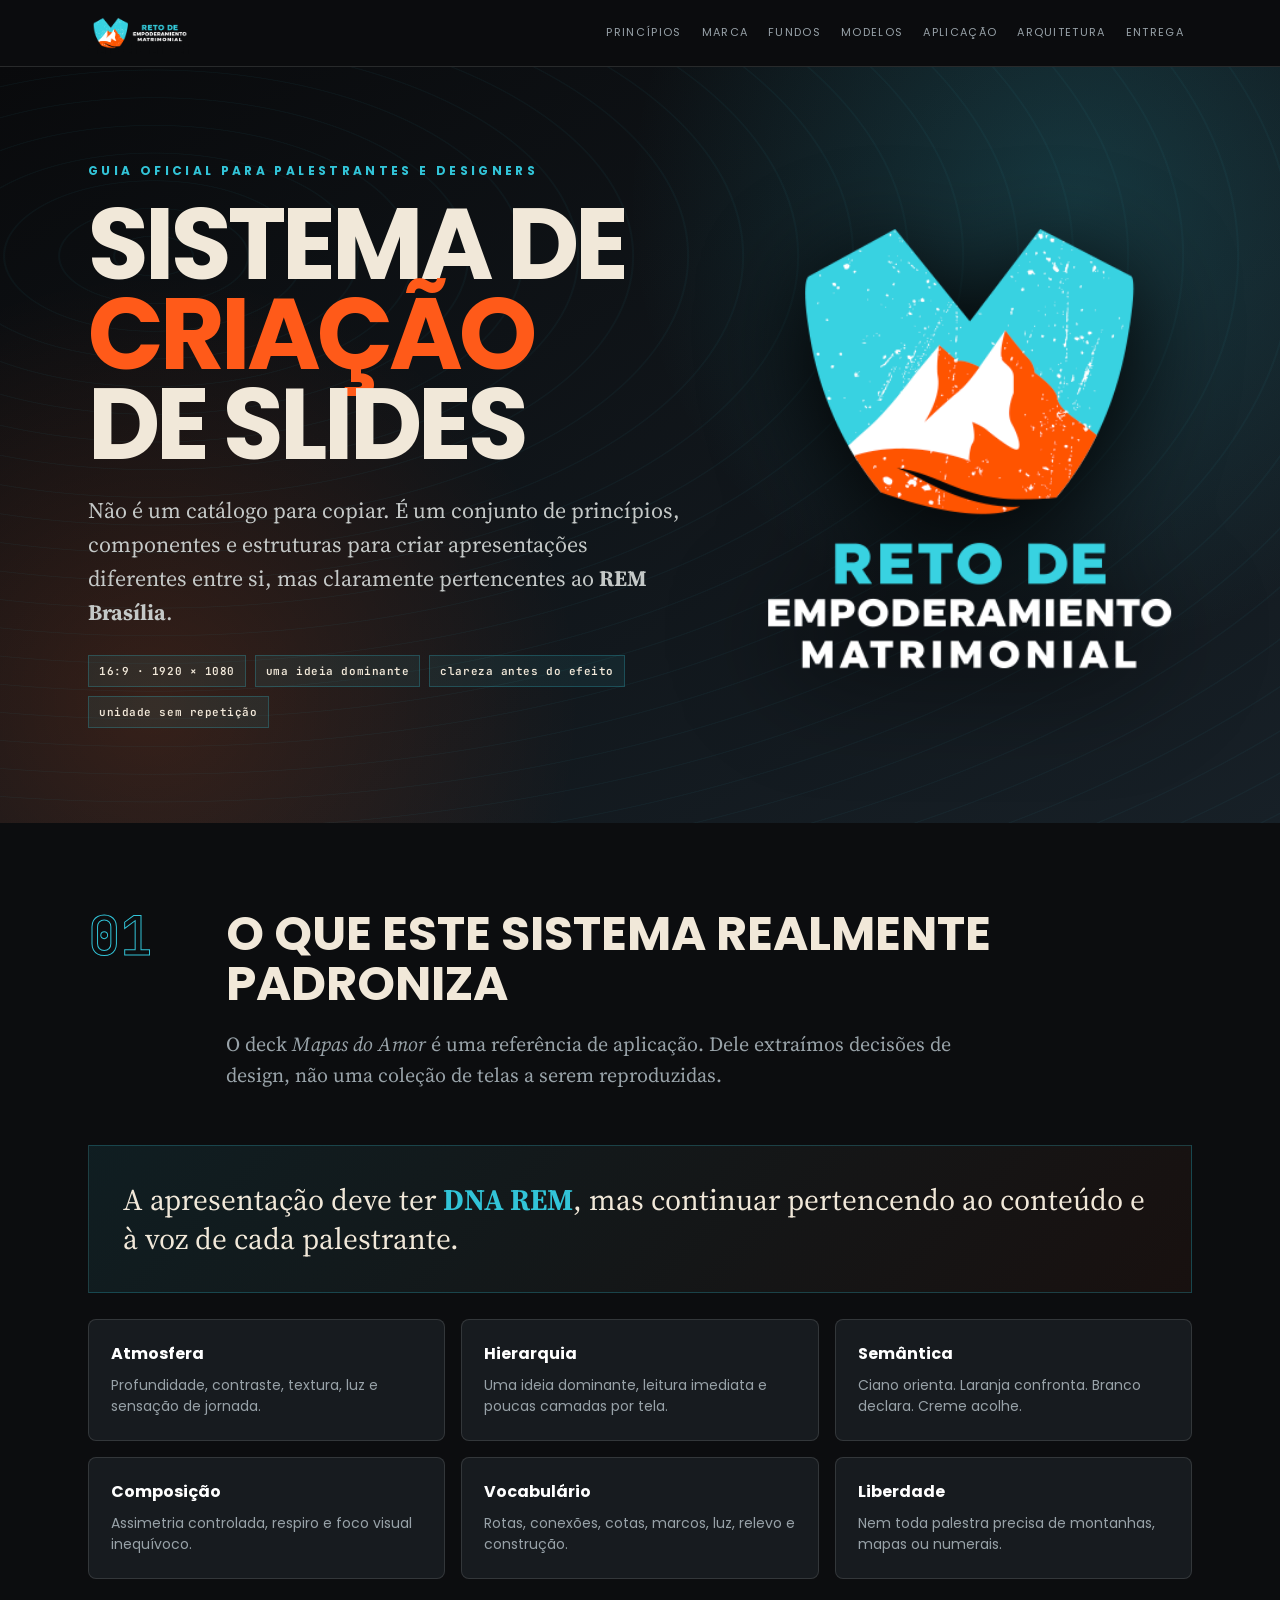
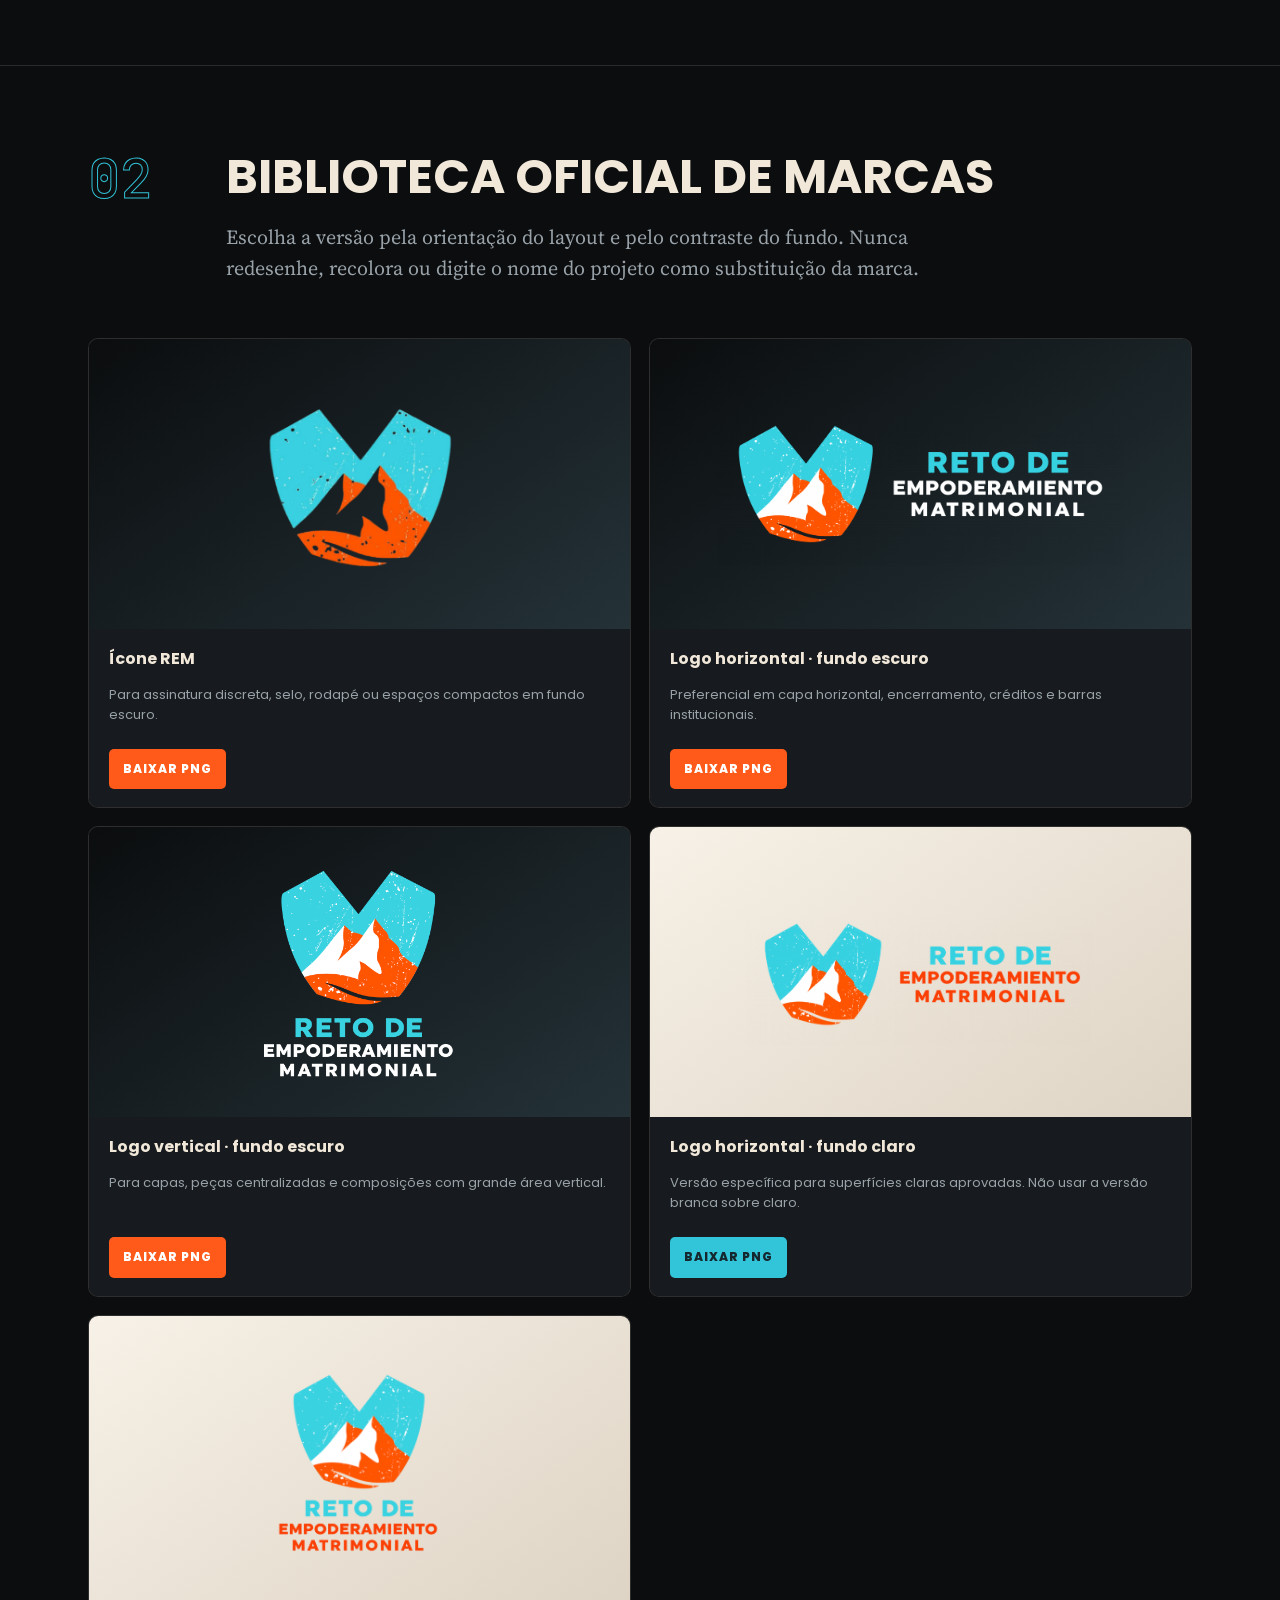
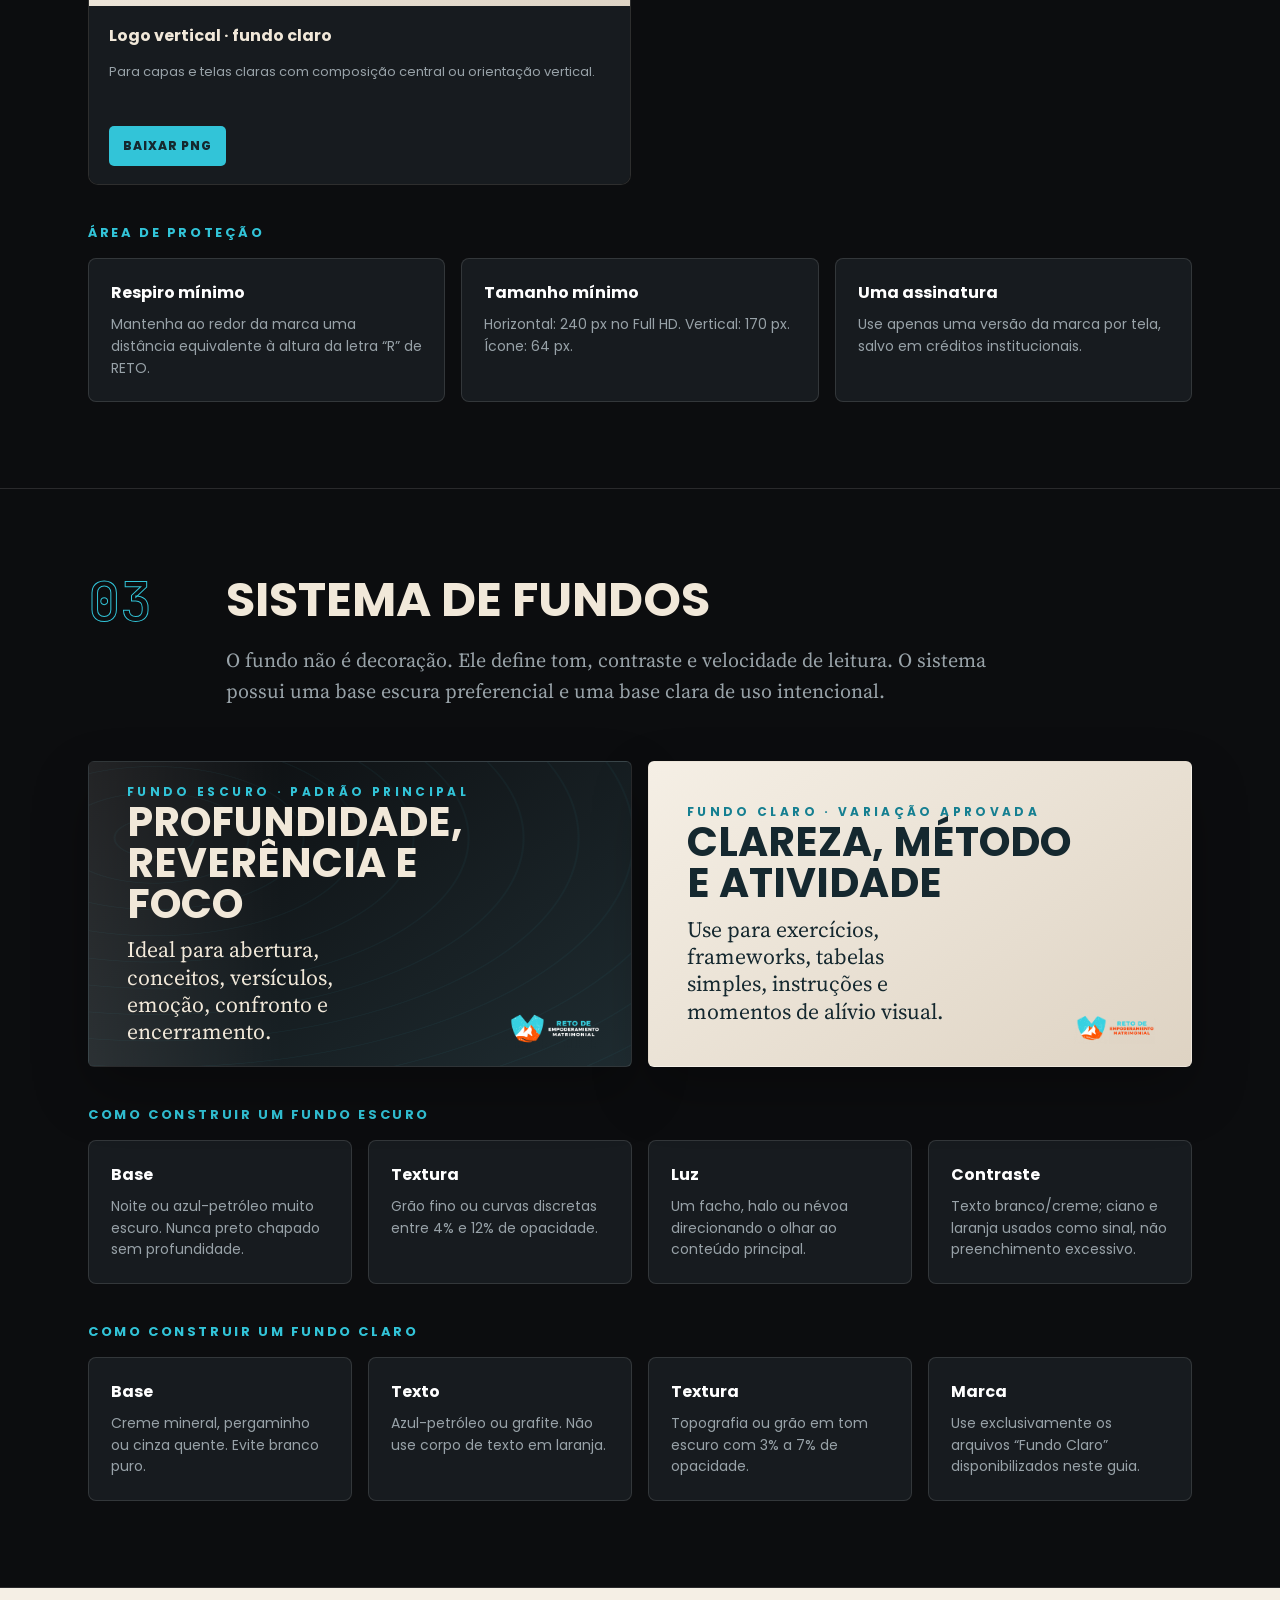
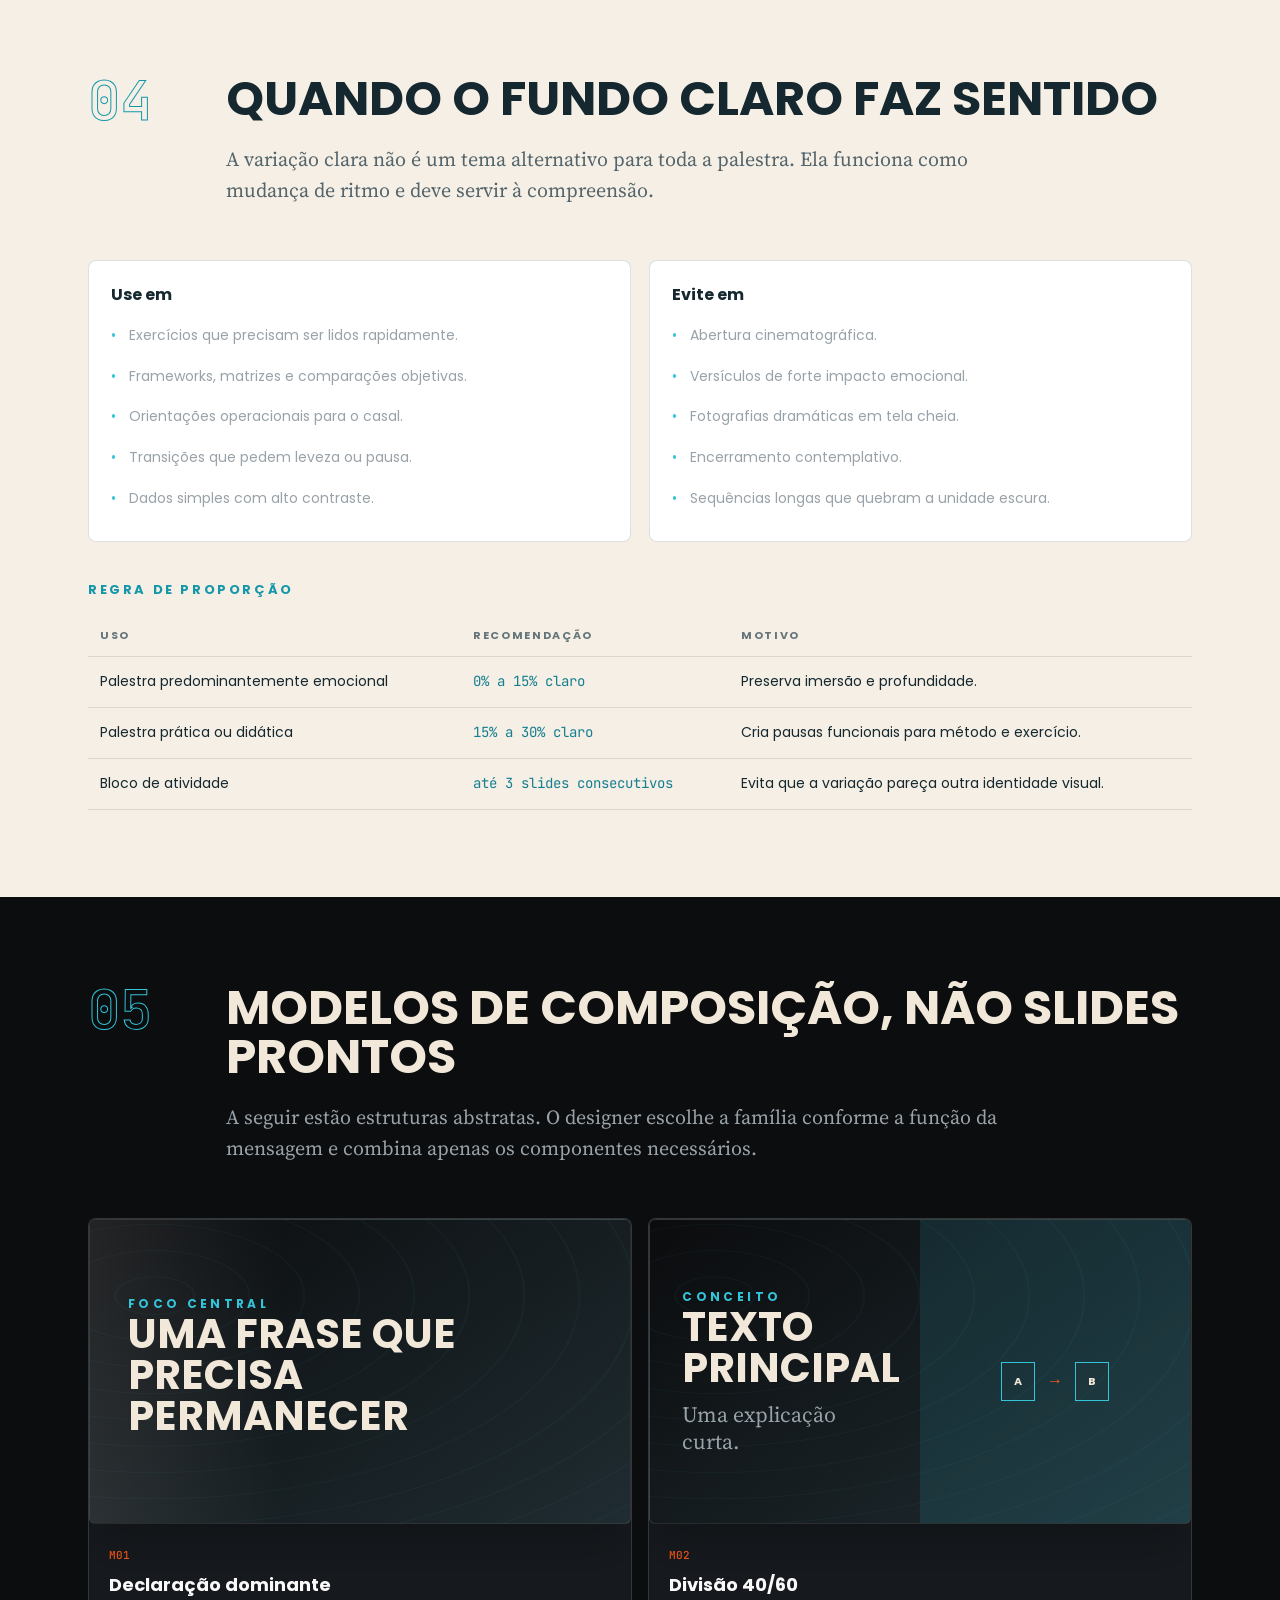
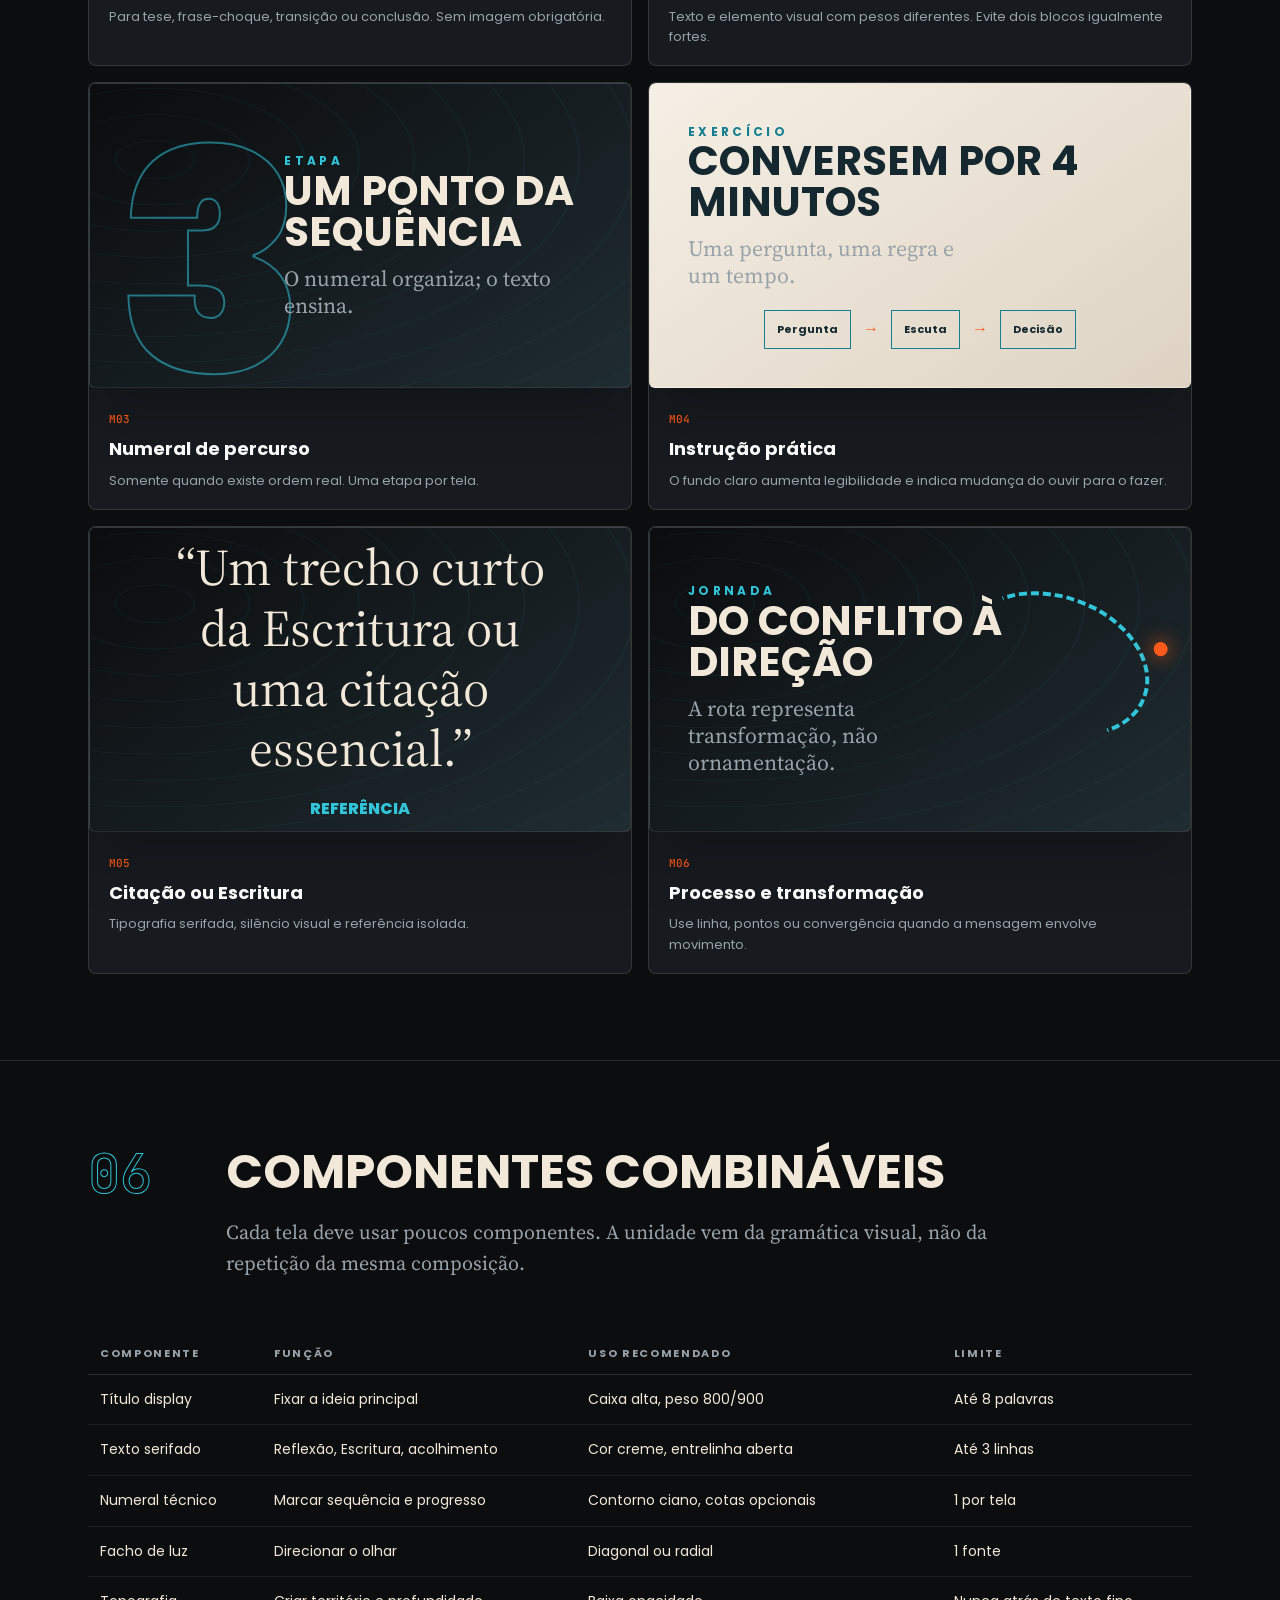
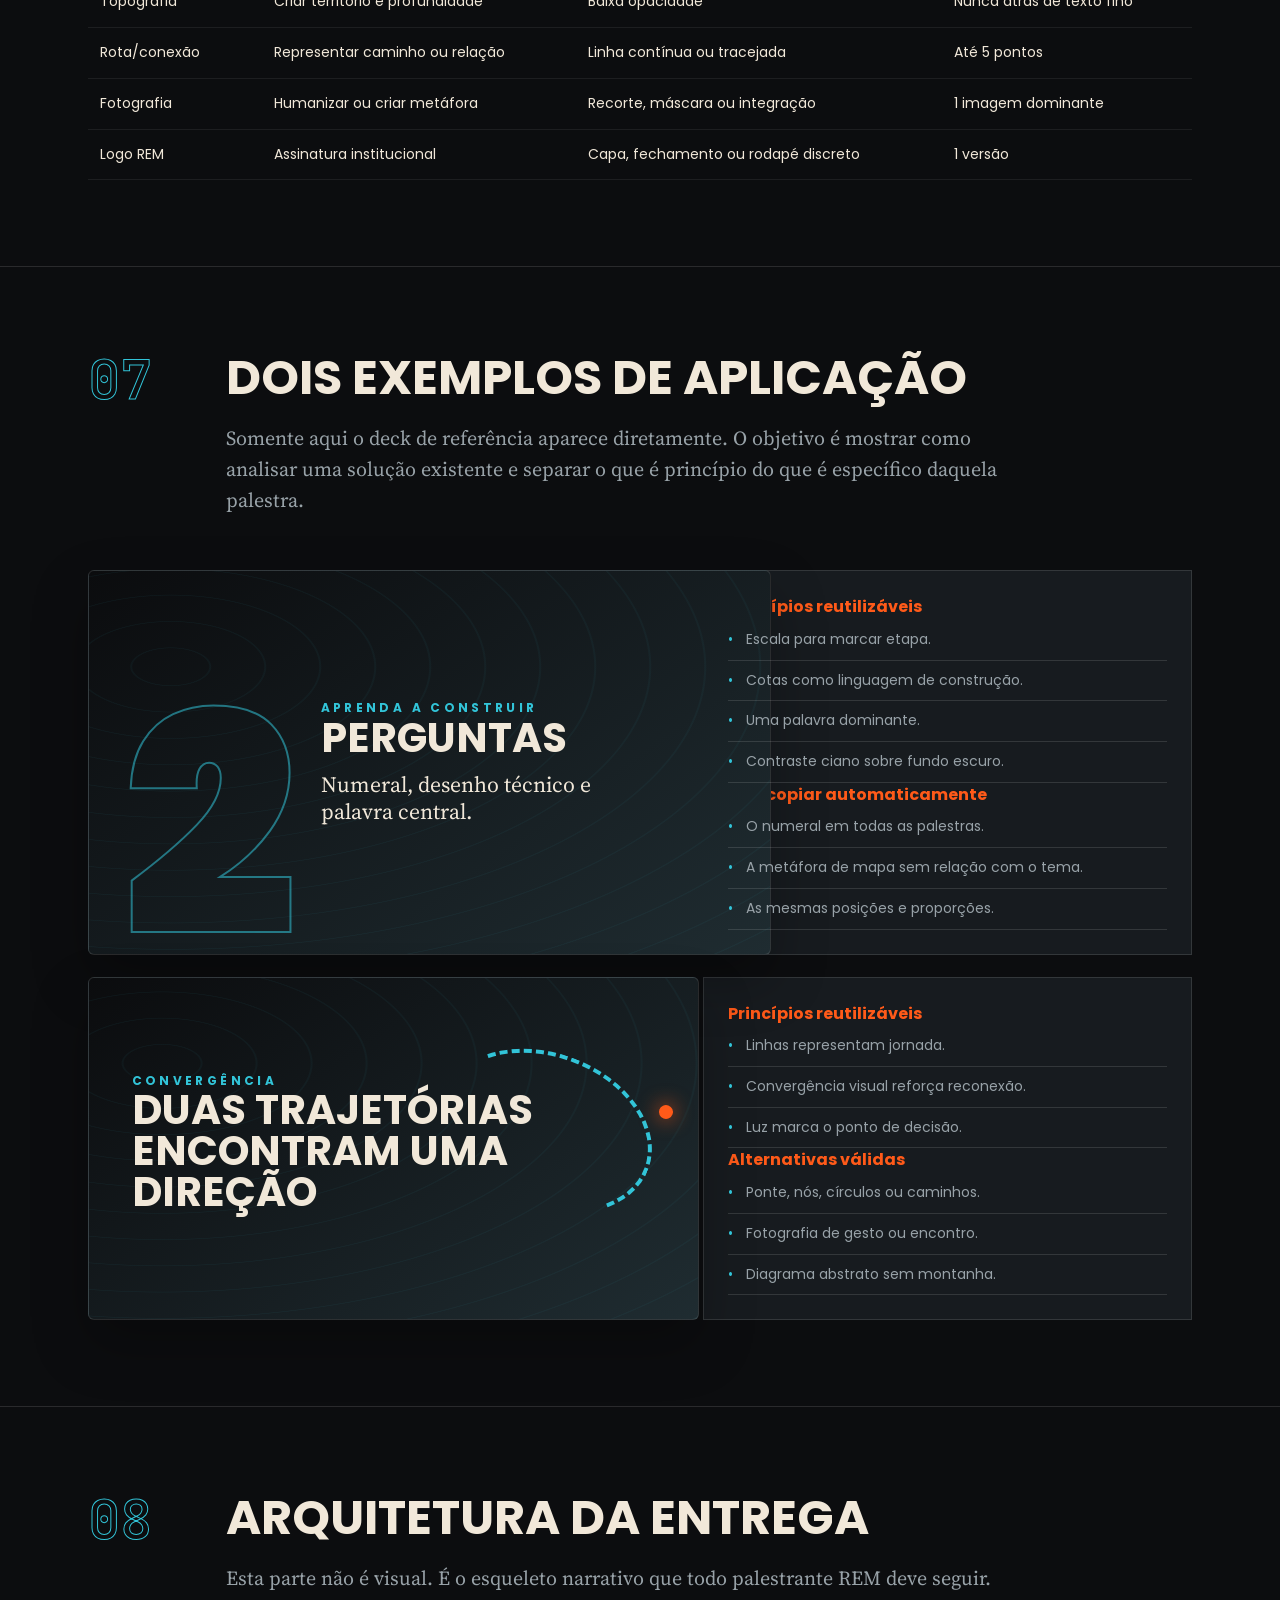
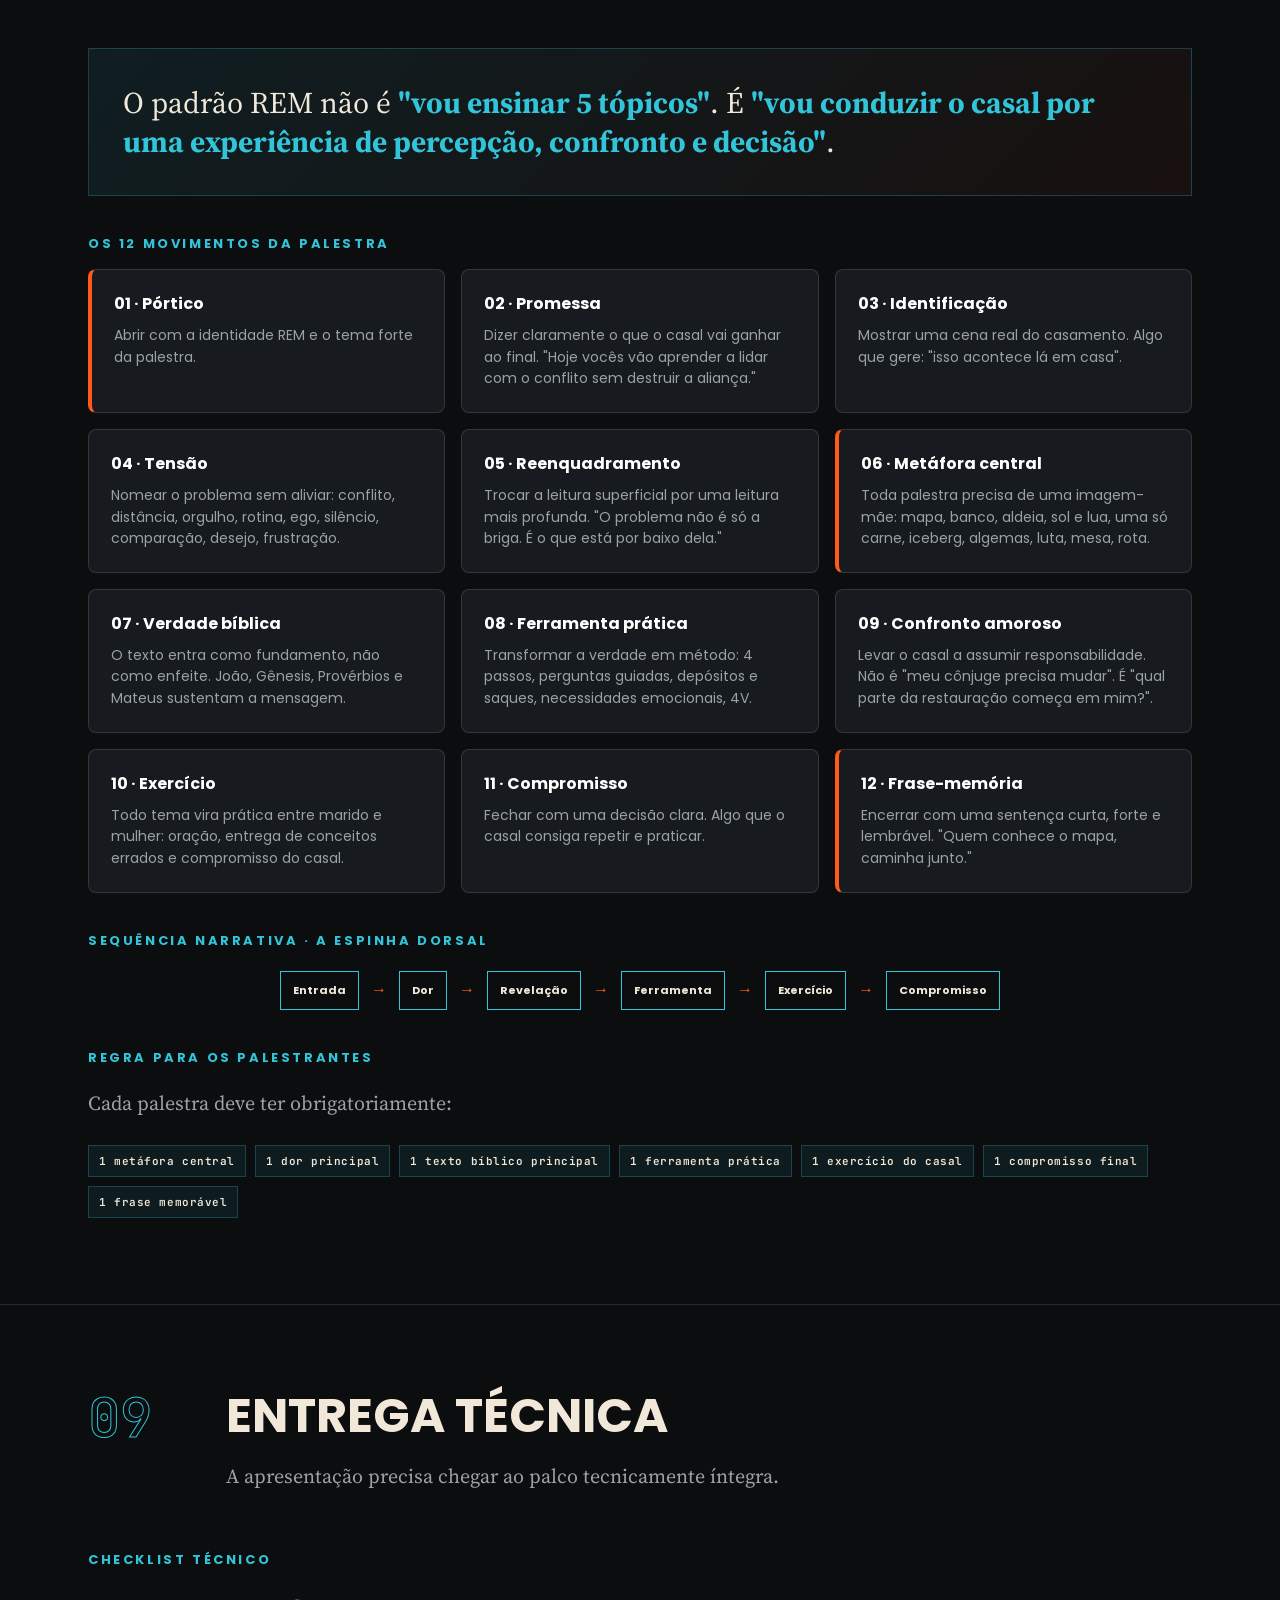
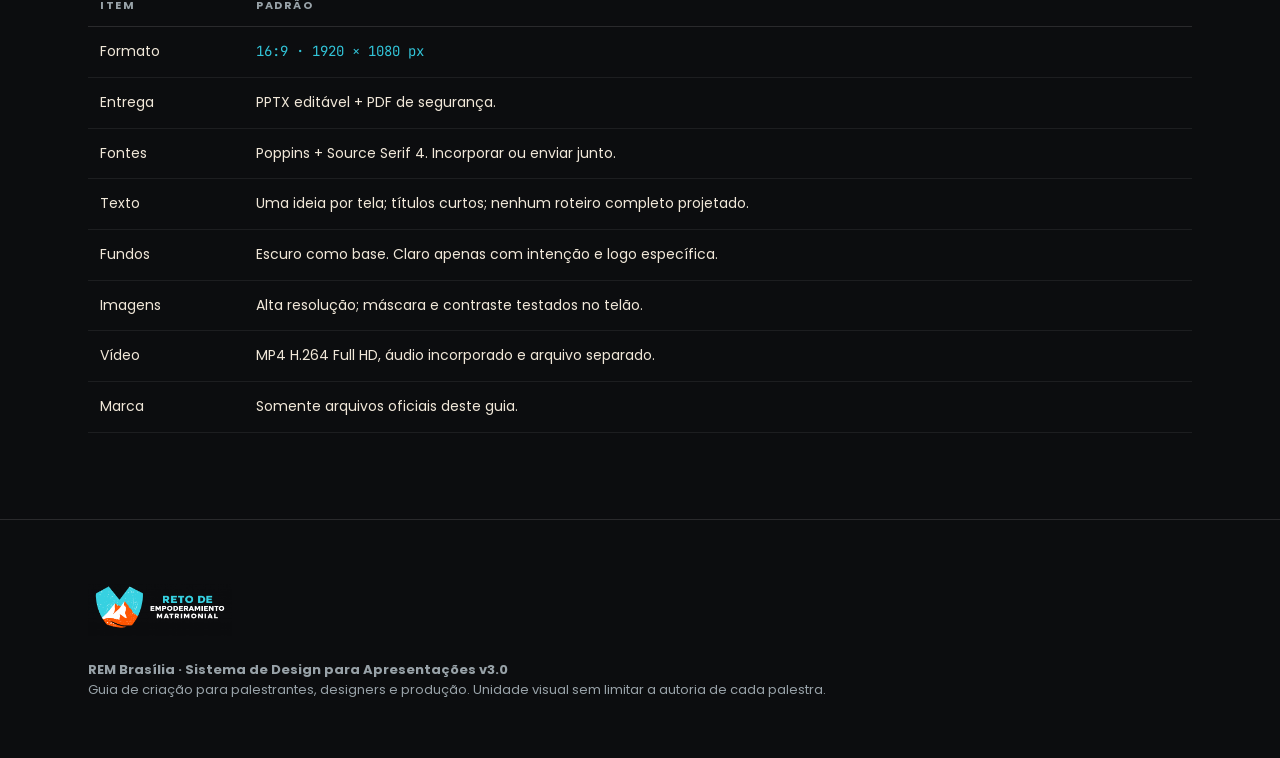
<file: index.html>
<!doctype html>
<html lang="pt-BR">
  <head>
    <meta charset="UTF-8" />
    <meta name="viewport" content="width=device-width,initial-scale=1" />
    <title>REM Brasília · Sistema de Design para Apresentações</title>
    <link rel="preconnect" href="https://fonts.googleapis.com" />
    <link rel="preconnect" href="https://fonts.gstatic.com" crossorigin />
    <link
      href="https://fonts.googleapis.com/css2?family=Poppins:wght@400;500;600;700;800;900&family=Source+Serif+4:opsz,wght@8..60,300;8..60,400;8..60,600&family=JetBrains+Mono:wght@400;500&display=swap"
      rel="stylesheet"
    />
    <link rel="stylesheet" href="assets/css/styles.css" />
  </head>
  <body>
    <div class="top">
      <div class="wrap topin">
        <img src="assets/img/rem-logo-horizontal-dark.png" alt="REM" />
        <nav>
          <a href="#principios">Princípios</a><a href="#marca">Marca</a><a href="#fundos">Fundos</a
          ><a href="#modelos">Modelos</a><a href="#exemplos">Aplicação</a><a href="#arquitetura">Arquitetura</a
          ><a href="#entrega">Entrega</a>
        </nav>
      </div>
    </div>
    <header class="hero">
      <div class="wrap heroGrid">
        <div>
          <div class="eyebrow">Guia oficial para palestrantes e designers</div>
          <h1>Sistema de<br /><span>criação</span><br />de slides</h1>
          <p>
            Não é um catálogo para copiar. É um conjunto de princípios, componentes e estruturas para criar
            apresentações diferentes entre si, mas claramente pertencentes ao <strong>REM Brasília</strong>.
          </p>
          <div class="chips">
            <span class="chip">16:9 · 1920 × 1080</span><span class="chip">uma ideia dominante</span
            ><span class="chip">clareza antes do efeito</span><span class="chip">unidade sem repetição</span>
          </div>
        </div>
        <img class="heroLogo" src="assets/img/rem-logo-vertical-dark.png" alt="Logo REM" />
      </div>
    </header>

    <section id="principios">
      <div class="wrap">
        <div class="head">
          <div class="num">01</div>
          <div>
            <h2>O que este sistema realmente padroniza</h2>
            <p class="lead">
              O deck <em>Mapas do Amor</em> é uma referência de aplicação. Dele extraímos decisões de design, não uma
              coleção de telas a serem reproduzidas.
            </p>
          </div>
        </div>
        <div class="statement">
          A apresentação deve ter <strong>DNA REM</strong>, mas continuar pertencendo ao conteúdo e à voz de cada
          palestrante.
        </div>
        <div class="grid g3">
          <div class="card">
            <b>Atmosfera</b>
            <p>Profundidade, contraste, textura, luz e sensação de jornada.</p>
          </div>
          <div class="card">
            <b>Hierarquia</b>
            <p>Uma ideia dominante, leitura imediata e poucas camadas por tela.</p>
          </div>
          <div class="card">
            <b>Semântica</b>
            <p>Ciano orienta. Laranja confronta. Branco declara. Creme acolhe.</p>
          </div>
          <div class="card">
            <b>Composição</b>
            <p>Assimetria controlada, respiro e foco visual inequívoco.</p>
          </div>
          <div class="card">
            <b>Vocabulário</b>
            <p>Rotas, conexões, cotas, marcos, luz, relevo e construção.</p>
          </div>
          <div class="card">
            <b>Liberdade</b>
            <p>Nem toda palestra precisa de montanhas, mapas ou numerais.</p>
          </div>
        </div>
      </div>
    </section>

    <section id="marca">
      <div class="wrap">
        <div class="head">
          <div class="num">02</div>
          <div>
            <h2>Biblioteca oficial de marcas</h2>
            <p class="lead">
              Escolha a versão pela orientação do layout e pelo contraste do fundo. Nunca redesenhe, recolora ou digite
              o nome do projeto como substituição da marca.
            </p>
          </div>
        </div>
        <div class="logoGrid">
          <div class="logoCard">
            <div class="logoStage dark"><img src="assets/img/rem-icone.png" /></div>
            <div class="logoMeta">
              <b>Ícone REM</b>
              <p>Para assinatura discreta, selo, rodapé ou espaços compactos em fundo escuro.</p>
              <a
                class="btn"
                href="https://res.cloudinary.com/dlzrfhwin/image/upload/v1785158233/Icone_REM_Horizontal_Transparente_uzbdrt.png"
                download
                >Baixar PNG</a
              >
            </div>
          </div>
          <div class="logoCard">
            <div class="logoStage dark"><img src="assets/img/rem-logo-horizontal-dark.png" /></div>
            <div class="logoMeta">
              <b>Logo horizontal · fundo escuro</b>
              <p>Preferencial em capa horizontal, encerramento, créditos e barras institucionais.</p>
              <a
                class="btn"
                href="https://res.cloudinary.com/dlzrfhwin/image/upload/v1785158235/Logo_REM_Horizontal_Transparente_stqk99.png"
                download
                >Baixar PNG</a
              >
            </div>
          </div>
          <div class="logoCard">
            <div class="logoStage dark"><img src="assets/img/rem-logo-vertical-dark.png" /></div>
            <div class="logoMeta">
              <b>Logo vertical · fundo escuro</b>
              <p>Para capas, peças centralizadas e composições com grande área vertical.</p>
              <a
                class="btn"
                href="https://res.cloudinary.com/dlzrfhwin/image/upload/v1785158237/Logo_REM_Transparente_j2qzgx.png"
                download
                >Baixar PNG</a
              >
            </div>
          </div>
          <div class="logoCard">
            <div class="logoStage light"><img src="assets/img/rem-logo-horizontal-light.png" /></div>
            <div class="logoMeta">
              <b>Logo horizontal · fundo claro</b>
              <p>Versão específica para superfícies claras aprovadas. Não usar a versão branca sobre claro.</p>
              <a
                class="btn alt"
                href="https://res.cloudinary.com/dlzrfhwin/image/upload/v1785161073/Logo_REM_Horizontal_Transparente_-_Fundo_Claro_ferkd5.png"
                download
                >Baixar PNG</a
              >
            </div>
          </div>
          <div class="logoCard">
            <div class="logoStage light"><img src="assets/img/rem-logo-vertical-light.png" /></div>
            <div class="logoMeta">
              <b>Logo vertical · fundo claro</b>
              <p>Para capas e telas claras com composição central ou orientação vertical.</p>
              <a
                class="btn alt"
                href="https://res.cloudinary.com/dlzrfhwin/image/upload/v1785161073/Logo_REM_Vertical_Transparente_-_Fundo_Claro_up2llx.png"
                download
                >Baixar PNG</a
              >
            </div>
          </div>
        </div>
        <h3>Área de proteção</h3>
        <div class="grid g3">
          <div class="card">
            <b>Respiro mínimo</b>
            <p>Mantenha ao redor da marca uma distância equivalente à altura da letra “R” de RETO.</p>
          </div>
          <div class="card">
            <b>Tamanho mínimo</b>
            <p>Horizontal: 240 px no Full HD. Vertical: 170 px. Ícone: 64 px.</p>
          </div>
          <div class="card">
            <b>Uma assinatura</b>
            <p>Use apenas uma versão da marca por tela, salvo em créditos institucionais.</p>
          </div>
        </div>
      </div>
    </section>

    <section id="fundos">
      <div class="wrap">
        <div class="head">
          <div class="num">03</div>
          <div>
            <h2>Sistema de fundos</h2>
            <p class="lead">
              O fundo não é decoração. Ele define tom, contraste e velocidade de leitura. O sistema possui uma base
              escura preferencial e uma base clara de uso intencional.
            </p>
          </div>
        </div>
        <div class="grid g2">
          <div>
            <div class="canvas darkbg">
              <div class="beam"></div>
              <div class="canvasInner">
                <div class="kicker">Fundo escuro · padrão principal</div>
                <h4>Profundidade, reverência e foco</h4>
                <p>Ideal para abertura, conceitos, versículos, emoção, confronto e encerramento.</p>
                <img class="canvasLogo" src="assets/img/rem-logo-horizontal-dark.png" />
              </div>
            </div>
          </div>
          <div>
            <div class="canvas lightbg">
              <div class="canvasInner">
                <div class="kicker" style="color: #157f91">Fundo claro · variação aprovada</div>
                <h4>Clareza, método e atividade</h4>
                <p>Use para exercícios, frameworks, tabelas simples, instruções e momentos de alívio visual.</p>
                <img class="canvasLogo" src="assets/img/rem-logo-horizontal-light.png" />
              </div>
            </div>
          </div>
        </div>
        <h3>Como construir um fundo escuro</h3>
        <div class="grid g4">
          <div class="card">
            <b>Base</b>
            <p>Noite ou azul-petróleo muito escuro. Nunca preto chapado sem profundidade.</p>
          </div>
          <div class="card">
            <b>Textura</b>
            <p>Grão fino ou curvas discretas entre 4% e 12% de opacidade.</p>
          </div>
          <div class="card">
            <b>Luz</b>
            <p>Um facho, halo ou névoa direcionando o olhar ao conteúdo principal.</p>
          </div>
          <div class="card">
            <b>Contraste</b>
            <p>Texto branco/creme; ciano e laranja usados como sinal, não preenchimento excessivo.</p>
          </div>
        </div>
        <h3>Como construir um fundo claro</h3>
        <div class="grid g4">
          <div class="card">
            <b>Base</b>
            <p>Creme mineral, pergaminho ou cinza quente. Evite branco puro.</p>
          </div>
          <div class="card">
            <b>Texto</b>
            <p>Azul-petróleo ou grafite. Não use corpo de texto em laranja.</p>
          </div>
          <div class="card">
            <b>Textura</b>
            <p>Topografia ou grão em tom escuro com 3% a 7% de opacidade.</p>
          </div>
          <div class="card">
            <b>Marca</b>
            <p>Use exclusivamente os arquivos “Fundo Claro” disponibilizados neste guia.</p>
          </div>
        </div>
      </div>
    </section>

    <section class="lightGuidance">
      <div class="wrap">
        <div class="head">
          <div class="num">04</div>
          <div>
            <h2>Quando o fundo claro faz sentido</h2>
            <p class="lead">
              A variação clara não é um tema alternativo para toda a palestra. Ela funciona como mudança de ritmo e deve
              servir à compreensão.
            </p>
          </div>
        </div>
        <div class="rules">
          <div class="card">
            <b>Use em</b>
            <ul class="clean">
              <li>Exercícios que precisam ser lidos rapidamente.</li>
              <li>Frameworks, matrizes e comparações objetivas.</li>
              <li>Orientações operacionais para o casal.</li>
              <li>Transições que pedem leveza ou pausa.</li>
              <li>Dados simples com alto contraste.</li>
            </ul>
          </div>
          <div class="card">
            <b>Evite em</b>
            <ul class="clean avoid">
              <li>Abertura cinematográfica.</li>
              <li>Versículos de forte impacto emocional.</li>
              <li>Fotografias dramáticas em tela cheia.</li>
              <li>Encerramento contemplativo.</li>
              <li>Sequências longas que quebram a unidade escura.</li>
            </ul>
          </div>
        </div>
        <h3>Regra de proporção</h3>
        <table class="table">
          <tr>
            <th>Uso</th>
            <th>Recomendação</th>
            <th>Motivo</th>
          </tr>
          <tr>
            <td>Palestra predominantemente emocional</td>
            <td class="mono">0% a 15% claro</td>
            <td>Preserva imersão e profundidade.</td>
          </tr>
          <tr>
            <td>Palestra prática ou didática</td>
            <td class="mono">15% a 30% claro</td>
            <td>Cria pausas funcionais para método e exercício.</td>
          </tr>
          <tr>
            <td>Bloco de atividade</td>
            <td class="mono">até 3 slides consecutivos</td>
            <td>Evita que a variação pareça outra identidade visual.</td>
          </tr>
        </table>
      </div>
    </section>

    <section id="modelos">
      <div class="wrap">
        <div class="head">
          <div class="num">05</div>
          <div>
            <h2>Modelos de composição, não slides prontos</h2>
            <p class="lead">
              A seguir estão estruturas abstratas. O designer escolhe a família conforme a função da mensagem e combina
              apenas os componentes necessários.
            </p>
          </div>
        </div>
        <div class="grid g2">
          <div class="card modelCard">
            <div class="canvas darkbg">
              <div class="beam"></div>
              <div class="canvasInner">
                <div class="kicker">Foco central</div>
                <h4>Uma frase que precisa permanecer</h4>
              </div>
            </div>
            <div class="modelInfo">
              <small>M01</small><b>Declaração dominante</b>
              <p>Para tese, frase-choque, transição ou conclusão. Sem imagem obrigatória.</p>
            </div>
          </div>
          <div class="card modelCard">
            <div class="canvas darkbg">
              <div class="split">
                <div>
                  <div class="kicker">Conceito</div>
                  <h4>Texto principal</h4>
                  <p>Uma explicação curta.</p>
                </div>
                <div style="background: rgba(50, 196, 216, 0.12); align-items: center">
                  <div class="diagram">
                    <span class="node">A</span><span class="arrow">→</span><span class="node">B</span>
                  </div>
                </div>
              </div>
            </div>
            <div class="modelInfo">
              <small>M02</small><b>Divisão 40/60</b>
              <p>Texto e elemento visual com pesos diferentes. Evite dois blocos igualmente fortes.</p>
            </div>
          </div>
          <div class="card modelCard">
            <div class="canvas darkbg">
              <div class="bigN">3</div>
              <div class="canvasInner" style="padding-left: 36%">
                <div class="kicker">Etapa</div>
                <h4>Um ponto da sequência</h4>
                <p>O numeral organiza; o texto ensina.</p>
              </div>
            </div>
            <div class="modelInfo">
              <small>M03</small><b>Numeral de percurso</b>
              <p>Somente quando existe ordem real. Uma etapa por tela.</p>
            </div>
          </div>
          <div class="card modelCard">
            <div class="canvas lightbg">
              <div class="canvasInner">
                <div class="kicker" style="color: #157f91">Exercício</div>
                <h4>Conversem por 4 minutos</h4>
                <p>Uma pergunta, uma regra e um tempo.</p>
                <div class="diagram">
                  <span class="node" style="border-color: #157f91">Pergunta</span><span class="arrow">→</span
                  ><span class="node" style="border-color: #157f91">Escuta</span><span class="arrow">→</span
                  ><span class="node" style="border-color: #157f91">Decisão</span>
                </div>
              </div>
            </div>
            <div class="modelInfo">
              <small>M04</small><b>Instrução prática</b>
              <p>O fundo claro aumenta legibilidade e indica mudança do ouvir para o fazer.</p>
            </div>
          </div>
          <div class="card modelCard">
            <div class="canvas darkbg">
              <div class="canvasInner">
                <div class="quote">“Um trecho curto da Escritura ou uma citação essencial.”</div>
                <div class="ref">REFERÊNCIA</div>
              </div>
            </div>
            <div class="modelInfo">
              <small>M05</small><b>Citação ou Escritura</b>
              <p>Tipografia serifada, silêncio visual e referência isolada.</p>
            </div>
          </div>
          <div class="card modelCard">
            <div class="canvas darkbg">
              <div class="route"></div>
              <div class="canvasInner">
                <div class="kicker">Jornada</div>
                <h4>Do conflito à direção</h4>
                <p>A rota representa transformação, não ornamentação.</p>
              </div>
            </div>
            <div class="modelInfo">
              <small>M06</small><b>Processo e transformação</b>
              <p>Use linha, pontos ou convergência quando a mensagem envolve movimento.</p>
            </div>
          </div>
        </div>
      </div>
    </section>

    <section>
      <div class="wrap">
        <div class="head">
          <div class="num">06</div>
          <div>
            <h2>Componentes combináveis</h2>
            <p class="lead">
              Cada tela deve usar poucos componentes. A unidade vem da gramática visual, não da repetição da mesma
              composição.
            </p>
          </div>
        </div>
        <table class="table">
          <tr>
            <th>Componente</th>
            <th>Função</th>
            <th>Uso recomendado</th>
            <th>Limite</th>
          </tr>
          <tr>
            <td>Título display</td>
            <td>Fixar a ideia principal</td>
            <td>Caixa alta, peso 800/900</td>
            <td>Até 8 palavras</td>
          </tr>
          <tr>
            <td>Texto serifado</td>
            <td>Reflexão, Escritura, acolhimento</td>
            <td>Cor creme, entrelinha aberta</td>
            <td>Até 3 linhas</td>
          </tr>
          <tr>
            <td>Numeral técnico</td>
            <td>Marcar sequência e progresso</td>
            <td>Contorno ciano, cotas opcionais</td>
            <td>1 por tela</td>
          </tr>
          <tr>
            <td>Facho de luz</td>
            <td>Direcionar o olhar</td>
            <td>Diagonal ou radial</td>
            <td>1 fonte</td>
          </tr>
          <tr>
            <td>Topografia</td>
            <td>Criar território e profundidade</td>
            <td>Baixa opacidade</td>
            <td>Nunca atrás de texto fino</td>
          </tr>
          <tr>
            <td>Rota/conexão</td>
            <td>Representar caminho ou relação</td>
            <td>Linha contínua ou tracejada</td>
            <td>Até 5 pontos</td>
          </tr>
          <tr>
            <td>Fotografia</td>
            <td>Humanizar ou criar metáfora</td>
            <td>Recorte, máscara ou integração</td>
            <td>1 imagem dominante</td>
          </tr>
          <tr>
            <td>Logo REM</td>
            <td>Assinatura institucional</td>
            <td>Capa, fechamento ou rodapé discreto</td>
            <td>1 versão</td>
          </tr>
        </table>
      </div>
    </section>

    <section id="exemplos">
      <div class="wrap">
        <div class="head">
          <div class="num">07</div>
          <div>
            <h2>Dois exemplos de aplicação</h2>
            <p class="lead">
              Somente aqui o deck de referência aparece diretamente. O objetivo é mostrar como analisar uma solução
              existente e separar o que é princípio do que é específico daquela palestra.
            </p>
          </div>
        </div>
        <div class="exampleFrame">
          <div class="canvas darkbg">
            <div class="bigN">2</div>
            <div class="canvasInner" style="padding-left: 34%">
              <div class="kicker">Aprenda a construir</div>
              <h4>Perguntas</h4>
              <p>Numeral, desenho técnico e palavra central.</p>
            </div>
          </div>
          <div class="analysisBox">
            <b>Princípios reutilizáveis</b>
            <ul class="clean">
              <li>Escala para marcar etapa.</li>
              <li>Cotas como linguagem de construção.</li>
              <li>Uma palavra dominante.</li>
              <li>Contraste ciano sobre fundo escuro.</li>
            </ul>
            <b style="margin-top: 20px">Não copiar automaticamente</b>
            <ul class="clean avoid">
              <li>O numeral em todas as palestras.</li>
              <li>A metáfora de mapa sem relação com o tema.</li>
              <li>As mesmas posições e proporções.</li>
            </ul>
          </div>
        </div>
        <div class="exampleFrame" style="margin-top: 22px">
          <div class="canvas darkbg">
            <div class="route"></div>
            <div class="canvasInner">
              <div class="kicker">Convergência</div>
              <h4>Duas trajetórias encontram uma direção</h4>
            </div>
          </div>
          <div class="analysisBox">
            <b>Princípios reutilizáveis</b>
            <ul class="clean">
              <li>Linhas representam jornada.</li>
              <li>Convergência visual reforça reconexão.</li>
              <li>Luz marca o ponto de decisão.</li>
            </ul>
            <b style="margin-top: 20px">Alternativas válidas</b>
            <ul class="clean">
              <li>Ponte, nós, círculos ou caminhos.</li>
              <li>Fotografia de gesto ou encontro.</li>
              <li>Diagrama abstrato sem montanha.</li>
            </ul>
          </div>
        </div>
      </div>
    </section>

    <section id="arquitetura">
      <div class="wrap">
        <div class="head">
          <div class="num">08</div>
          <div>
            <h2>Arquitetura da Entrega</h2>
            <p class="lead">Esta parte não é visual. É o esqueleto narrativo que todo palestrante REM deve seguir.</p>
          </div>
        </div>
        <div class="statement">
          O padrão REM não é <strong>"vou ensinar 5 tópicos"</strong>. É
          <strong>"vou conduzir o casal por uma experiência de percepção, confronto e decisão"</strong>.
        </div>
        <h3>Os 12 movimentos da palestra</h3>
        <div class="grid g3">
          <div class="card accent">
            <b>01 · Pórtico</b>
            <p>Abrir com a identidade REM e o tema forte da palestra.</p>
          </div>
          <div class="card">
            <b>02 · Promessa</b>
            <p>
              Dizer claramente o que o casal vai ganhar ao final. "Hoje vocês vão aprender a lidar com o conflito sem
              destruir a aliança."
            </p>
          </div>
          <div class="card">
            <b>03 · Identificação</b>
            <p>Mostrar uma cena real do casamento. Algo que gere: "isso acontece lá em casa".</p>
          </div>
          <div class="card">
            <b>04 · Tensão</b>
            <p>
              Nomear o problema sem aliviar: conflito, distância, orgulho, rotina, ego, silêncio, comparação, desejo,
              frustração.
            </p>
          </div>
          <div class="card">
            <b>05 · Reenquadramento</b>
            <p>
              Trocar a leitura superficial por uma leitura mais profunda. "O problema não é só a briga. É o que está por
              baixo dela."
            </p>
          </div>
          <div class="card accent">
            <b>06 · Metáfora central</b>
            <p>
              Toda palestra precisa de uma imagem-mãe: mapa, banco, aldeia, sol e lua, uma só carne, iceberg, algemas,
              luta, mesa, rota.
            </p>
          </div>
          <div class="card">
            <b>07 · Verdade bíblica</b>
            <p>
              O texto entra como fundamento, não como enfeite. João, Gênesis, Provérbios e Mateus sustentam a mensagem.
            </p>
          </div>
          <div class="card">
            <b>08 · Ferramenta prática</b>
            <p>
              Transformar a verdade em método: 4 passos, perguntas guiadas, depósitos e saques, necessidades emocionais,
              4V.
            </p>
          </div>
          <div class="card">
            <b>09 · Confronto amoroso</b>
            <p>
              Levar o casal a assumir responsabilidade. Não é "meu cônjuge precisa mudar". É "qual parte da restauração
              começa em mim?".
            </p>
          </div>
          <div class="card">
            <b>10 · Exercício</b>
            <p>
              Todo tema vira prática entre marido e mulher: oração, entrega de conceitos errados e compromisso do casal.
            </p>
          </div>
          <div class="card">
            <b>11 · Compromisso</b>
            <p>Fechar com uma decisão clara. Algo que o casal consiga repetir e praticar.</p>
          </div>
          <div class="card accent">
            <b>12 · Frase-memória</b>
            <p>Encerrar com uma sentença curta, forte e lembrável. "Quem conhece o mapa, caminha junto."</p>
          </div>
        </div>
        <h3>Sequência narrativa · a espinha dorsal</h3>
        <div class="diagram">
          <span class="node">Entrada</span><span class="arrow">→</span><span class="node">Dor</span
          ><span class="arrow">→</span><span class="node">Revelação</span><span class="arrow">→</span
          ><span class="node">Ferramenta</span><span class="arrow">→</span><span class="node">Exercício</span
          ><span class="arrow">→</span><span class="node">Compromisso</span>
        </div>
        <h3>Regra para os palestrantes</h3>
        <p class="lead">Cada palestra deve ter obrigatoriamente:</p>
        <div class="chips">
          <span class="chip">1 metáfora central</span><span class="chip">1 dor principal</span
          ><span class="chip">1 texto bíblico principal</span><span class="chip">1 ferramenta prática</span
          ><span class="chip">1 exercício do casal</span><span class="chip">1 compromisso final</span
          ><span class="chip">1 frase memorável</span>
        </div>
      </div>
    </section>
    <section id="entrega">
      <div class="wrap">
        <div class="head">
          <div class="num">09</div>
          <div>
            <h2>Entrega técnica</h2>
            <p class="lead">A apresentação precisa chegar ao palco tecnicamente íntegra.</p>
          </div>
        </div>
        <h3>Checklist técnico</h3>
        <table class="table">
          <tr>
            <th>Item</th>
            <th>Padrão</th>
          </tr>
          <tr>
            <td>Formato</td>
            <td class="mono">16:9 · 1920 × 1080 px</td>
          </tr>
          <tr>
            <td>Entrega</td>
            <td>PPTX editável + PDF de segurança.</td>
          </tr>
          <tr>
            <td>Fontes</td>
            <td>Poppins + Source Serif 4. Incorporar ou enviar junto.</td>
          </tr>
          <tr>
            <td>Texto</td>
            <td>Uma ideia por tela; títulos curtos; nenhum roteiro completo projetado.</td>
          </tr>
          <tr>
            <td>Fundos</td>
            <td>Escuro como base. Claro apenas com intenção e logo específica.</td>
          </tr>
          <tr>
            <td>Imagens</td>
            <td>Alta resolução; máscara e contraste testados no telão.</td>
          </tr>
          <tr>
            <td>Vídeo</td>
            <td>MP4 H.264 Full HD, áudio incorporado e arquivo separado.</td>
          </tr>
          <tr>
            <td>Marca</td>
            <td>Somente arquivos oficiais deste guia.</td>
          </tr>
        </table>
      </div>
    </section>
    <footer>
      <div class="wrap">
        <img src="assets/img/rem-logo-horizontal-dark.png" alt="REM" />
        <div>
          <b>REM Brasília · Sistema de Design para Apresentações v3.0</b><br />Guia de criação para palestrantes,
          designers e produção. Unidade visual sem limitar a autoria de cada palestra.
        </div>
      </div>
    </footer>
  </body>
</html>
</file>
<file: assets/css/styles.css>
:root {
  --night: #0c0d0f;
  --basalt: #171b1f;
  --slate: #29343a;
  --cyan: #32c4d8;
  --cyan2: #67dceb;
  --orange: #ff5a19;
  --amber: #f39a28;
  --cream: #f1e8d9;
  --paper: #f5efe5;
  --ink: #15282f;
  --white: #fff;
  --muted: #98a2a8;
  --line: rgba(255, 255, 255, 0.12);
  --display: "Poppins", sans-serif;
  --serif: "Source Serif 4", serif;
  --mono: "JetBrains Mono", monospace;
}
* {
  box-sizing: border-box;
}
html {
  scroll-behavior: smooth;
}
body {
  margin: 0;
  background: var(--night);
  color: var(--cream);
  font-family: var(--display);
  line-height: 1.55;
}
a {
  color: inherit;
}
.wrap {
  max-width: 1160px;
  margin: auto;
  padding: 0 28px;
}
.top {
  position: sticky;
  top: 0;
  z-index: 20;
  background: rgba(12, 13, 15, 0.9);
  backdrop-filter: blur(14px);
  border-bottom: 1px solid var(--line);
}
.topin {
  height: 66px;
  display: flex;
  align-items: center;
  justify-content: space-between;
  gap: 18px;
}
.top img {
  height: 42px;
  max-width: 210px;
  object-fit: contain;
}
nav {
  display: flex;
  gap: 4px;
  flex-wrap: wrap;
  justify-content: flex-end;
}
nav a {
  font-size: 11px;
  text-transform: uppercase;
  letter-spacing: 0.12em;
  text-decoration: none;
  padding: 8px;
  color: var(--muted);
}
nav a:hover {
  color: var(--cyan);
}
.hero {
  min-height: 84vh;
  display: grid;
  align-items: center;
  position: relative;
  overflow: hidden;
  background:
    radial-gradient(circle at 84% 18%, rgba(50, 196, 216, 0.2), transparent 36%),
    radial-gradient(circle at 12% 84%, rgba(255, 90, 25, 0.16), transparent 33%),
    linear-gradient(150deg, #090a0c, #172027);
}
.hero:before,
.darkbg:before {
  content: "";
  position: absolute;
  inset: 0;
  opacity: 0.24;
  background-image: repeating-radial-gradient(
    ellipse at 12% 25%,
    transparent 0 38px,
    rgba(50, 196, 216, 0.18) 39px 40px,
    transparent 41px 55px
  );
}
.heroGrid {
  position: relative;
  display: grid;
  grid-template-columns: 1.15fr 0.85fr;
  gap: 70px;
  align-items: center;
}
.eyebrow,
.kicker {
  font-size: 12px;
  letter-spacing: 0.28em;
  text-transform: uppercase;
  font-weight: 700;
  color: var(--cyan);
}
h1 {
  font-size: clamp(52px, 8vw, 100px);
  line-height: 0.9;
  text-transform: uppercase;
  margin: 18px 0 24px;
  letter-spacing: -0.04em;
}
h1 span {
  color: var(--orange);
}
.hero p {
  font-family: var(--serif);
  font-size: 22px;
  color: #c4c8c7;
  max-width: 54ch;
}
.heroLogo {
  width: 100%;
  max-height: 470px;
  object-fit: contain;
  filter: drop-shadow(0 20px 50px #000);
}
.chips {
  display: flex;
  flex-wrap: wrap;
  gap: 9px;
  margin-top: 26px;
}
.chip {
  font: 600 11px var(--mono);
  letter-spacing: 0.05em;
  padding: 8px 10px;
  border: 1px solid rgba(50, 196, 216, 0.25);
  background: rgba(50, 196, 216, 0.08);
}
section {
  padding: 86px 0;
  border-bottom: 1px solid var(--line);
  position: relative;
}
.head {
  display: grid;
  grid-template-columns: 110px 1fr;
  gap: 28px;
  align-items: start;
  margin-bottom: 34px;
}
.num {
  font: 500 54px var(--mono);
  color: transparent;
  -webkit-text-stroke: 1px var(--cyan);
  line-height: 1;
}
h2 {
  font-size: clamp(30px, 4vw, 48px);
  text-transform: uppercase;
  line-height: 1.04;
  margin: 0 0 12px;
}
.lead {
  font-family: var(--serif);
  font-size: 20px;
  color: var(--muted);
  max-width: 78ch;
}
h3 {
  font-size: 13px;
  letter-spacing: 0.2em;
  text-transform: uppercase;
  color: var(--cyan);
  margin: 38px 0 15px;
}
.grid {
  display: grid;
  gap: 16px;
}
.g2 {
  grid-template-columns: repeat(2, minmax(0, 1fr));
}
.g3 {
  grid-template-columns: repeat(3, minmax(0, 1fr));
}
.g4 {
  grid-template-columns: repeat(4, minmax(0, 1fr));
}
.card {
  background: var(--basalt);
  border: 1px solid var(--line);
  padding: 22px;
  border-radius: 8px;
}
.card b {
  display: block;
  color: #fff;
  margin-bottom: 8px;
}
.card p {
  margin: 0;
  color: var(--muted);
  font-size: 14px;
}
.accent {
  border-left: 4px solid var(--orange);
}
.statement {
  padding: 34px;
  border: 1px solid rgba(50, 196, 216, 0.25);
  background: linear-gradient(135deg, rgba(50, 196, 216, 0.09), rgba(255, 90, 25, 0.05));
  font: 400 30px/1.3 var(--serif);
  margin: 26px 0;
}
.statement strong {
  color: var(--cyan);
}
.logoGrid {
  display: grid;
  grid-template-columns: repeat(2, minmax(0, 1fr));
  gap: 18px;
}
.logoCard {
  border: 1px solid var(--line);
  border-radius: 10px;
  overflow: hidden;
  background: #111;
}
.logoStage {
  height: 290px;
  display: grid;
  place-items: center;
  padding: 34px;
  position: relative;
}
.logoStage.dark {
  background: linear-gradient(145deg, #0b0d0e, #243238);
}
.logoStage.light {
  background: linear-gradient(145deg, #f7f1e7, #ded4c5);
}
.logoStage img {
  max-width: 86%;
  max-height: 220px;
  object-fit: contain;
}
.logoMeta {
  padding: 18px 20px;
  background: var(--basalt);
}
.logoMeta b {
  font-size: 16px;
}
.logoMeta p {
  font-size: 13px;
  color: var(--muted);
  min-height: 41px;
}
.btn {
  display: inline-flex;
  align-items: center;
  justify-content: center;
  text-decoration: none;
  background: var(--orange);
  color: #fff;
  font-size: 12px;
  font-weight: 800;
  text-transform: uppercase;
  letter-spacing: 0.08em;
  padding: 11px 14px;
  border-radius: 5px;
  margin-top: 10px;
}
.btn.alt {
  background: var(--cyan);
  color: var(--ink);
}
.palette {
  display: grid;
  grid-template-columns: repeat(6, 1fr);
  gap: 10px;
}
.swatch {
  border: 1px solid var(--line);
  background: var(--basalt);
}
.swatch i {
  display: block;
  height: 86px;
}
.swatch div {
  padding: 10px;
  font: 500 11px var(--mono);
}
.canvas {
  aspect-ratio: 16/9;
  border: 1px solid var(--line);
  position: relative;
  overflow: hidden;
  border-radius: 6px;
  box-shadow: 0 24px 55px rgba(0, 0, 0, 0.25);
}
.canvas.darkbg {
  background: linear-gradient(145deg, #0b0c0e, #1f2c31);
}
.canvas.lightbg {
  background: linear-gradient(145deg, #f5efe5, #ded3c3);
  color: var(--ink);
}
.canvasInner {
  position: relative;
  z-index: 2;
  height: 100%;
  padding: 7%;
  display: flex;
  flex-direction: column;
  justify-content: center;
}
.canvas h4 {
  font-size: clamp(20px, 3.2vw, 44px);
  line-height: 1;
  text-transform: uppercase;
  margin: 0 0 12px;
  max-width: 15ch;
}
.canvas p {
  font: 400 clamp(14px, 1.7vw, 25px)/1.25 var(--serif);
  margin: 0;
  max-width: 25ch;
}
.canvasLogo {
  position: absolute;
  right: 5%;
  bottom: 6%;
  width: 18%;
  max-height: 16%;
  object-fit: contain;
}
.beam {
  position: absolute;
  inset: -30% 30% -20% -20%;
  transform: rotate(-15deg);
  background: linear-gradient(105deg, rgba(255, 255, 255, 0.18), transparent 60%);
}
.route {
  position: absolute;
  right: 7%;
  top: 22%;
  width: 36%;
  height: 46%;
  border: 4px dashed var(--cyan);
  border-left-color: transparent;
  border-bottom-color: transparent;
  border-radius: 50%;
  transform: rotate(20deg);
}
.route:after {
  content: "";
  position: absolute;
  right: -8px;
  top: 8px;
  width: 14px;
  height: 14px;
  border-radius: 50%;
  background: var(--orange);
  box-shadow: 0 0 20px var(--orange);
}
.bigN {
  position: absolute;
  left: 5%;
  bottom: 4%;
  font-size: 24vw;
  font-weight: 900;
  line-height: 0.72;
  color: transparent;
  -webkit-text-stroke: 2px var(--cyan);
  opacity: 0.55;
}
.split {
  display: grid;
  grid-template-columns: 1fr 1fr;
  height: 100%;
}
.split > div {
  padding: 12%;
  display: flex;
  flex-direction: column;
  justify-content: center;
}
.quote {
  font: 400 4vw/1.18 var(--serif);
  text-align: center;
  max-width: 17ch;
  margin: auto;
}
.ref {
  font-weight: 800;
  color: var(--cyan);
  text-align: center;
  margin-top: 18px;
}
.diagram {
  display: flex;
  gap: 12px;
  align-items: center;
  justify-content: center;
  flex-wrap: wrap;
  margin-top: 20px;
}
.node {
  padding: 10px 12px;
  border: 1px solid var(--cyan);
  font-size: 11px;
  font-weight: 700;
}
.arrow {
  color: var(--orange);
}
.modelCard {
  padding: 0;
  overflow: hidden;
}
.modelInfo {
  padding: 18px 20px;
}
.modelInfo small {
  font: 500 11px var(--mono);
  color: var(--orange);
}
.modelInfo b {
  font-size: 18px;
  margin: 4px 0 8px;
}
.modelInfo p {
  font-size: 13px;
}
.rules {
  display: grid;
  grid-template-columns: 1fr 1fr;
  gap: 18px;
}
ul.clean {
  list-style: none;
  padding: 0;
  margin: 0;
}
ul.clean li {
  padding: 9px 0 9px 18px;
  border-bottom: 1px solid var(--line);
  color: var(--muted);
  font-size: 14px;
  position: relative;
}
ul.clean li:before {
  content: "•";
  position: absolute;
  left: 0;
  color: var(--cyan);
}
.avoid li:before {
  color: var(--orange);
}
.table {
  width: 100%;
  border-collapse: collapse;
  font-size: 14px;
}
.table th {
  text-align: left;
  font-size: 11px;
  text-transform: uppercase;
  letter-spacing: 0.15em;
  color: var(--muted);
  padding: 12px;
  border-bottom: 1px solid var(--line);
}
.table td {
  padding: 14px 12px;
  border-bottom: 1px solid rgba(255, 255, 255, 0.07);
  vertical-align: top;
}
.mono {
  font-family: var(--mono);
  color: var(--cyan);
}
.exampleFrame {
  display: grid;
  grid-template-columns: 1.1fr 0.9fr;
  gap: 18px;
  align-items: stretch;
}
.analysisBox {
  background: var(--basalt);
  padding: 24px;
  border: 1px solid var(--line);
}
.analysisBox b {
  color: var(--orange);
}
.lightGuidance {
  background: var(--paper);
  color: var(--ink);
}
.lightGuidance .lead {
  color: #55656b;
}
.lightGuidance .card {
  background: #fff;
  border-color: rgba(21, 40, 47, 0.14);
}
.lightGuidance .card b {
  color: var(--ink);
}
.lightGuidance .card p {
  color: #59676c;
}
.lightGuidance .head .num {
  -webkit-text-stroke-color: #1597aa;
}
.lightGuidance h3 {
  color: #1597aa;
}
.lightGuidance .table th,
.lightGuidance .table td {
  border-color: rgba(21, 40, 47, 0.12);
}
.lightGuidance .table th {
  color: #65757a;
}
.lightGuidance .mono {
  color: #157f91;
}
footer {
  padding: 58px 0;
  color: var(--muted);
  font-size: 13px;
}
footer img {
  height: 58px;
  max-width: 300px;
  object-fit: contain;
  margin-bottom: 18px;
}
@media (max-width: 800px) {
  .heroGrid,
  .head,
  .g2,
  .g3,
  .g4,
  .logoGrid,
  .rules,
  .exampleFrame {
    grid-template-columns: 1fr;
  }
  .palette {
    grid-template-columns: repeat(3, 1fr);
  }
  nav {
    display: none;
  }
  .hero {
    padding: 80px 0;
  }
  .num {
    font-size: 36px;
  }
}
@media print {
  @page {
    size: A4;
    margin: 12mm;
  }
  body {
    background: #fff;
    color: #111;
  }
  .top {
    display: none;
  }
  section,
  .hero {
    break-inside: avoid;
    page-break-inside: avoid;
  }
  .hero {
    min-height: 250mm;
    page-break-after: always;
  }
  section {
    padding: 18mm 0;
    border: 0;
    page-break-after: always;
  }
  section:last-of-type {
    page-break-after: auto;
  }
  .wrap {
    max-width: none;
    padding: 0;
  }
  .logoCard,
  .card,
  .canvas,
  .analysisBox {
    break-inside: avoid;
  }
  .btn {
    border: 1px solid #333;
  }
  footer {
    page-break-before: auto;
  }
}
</file>
